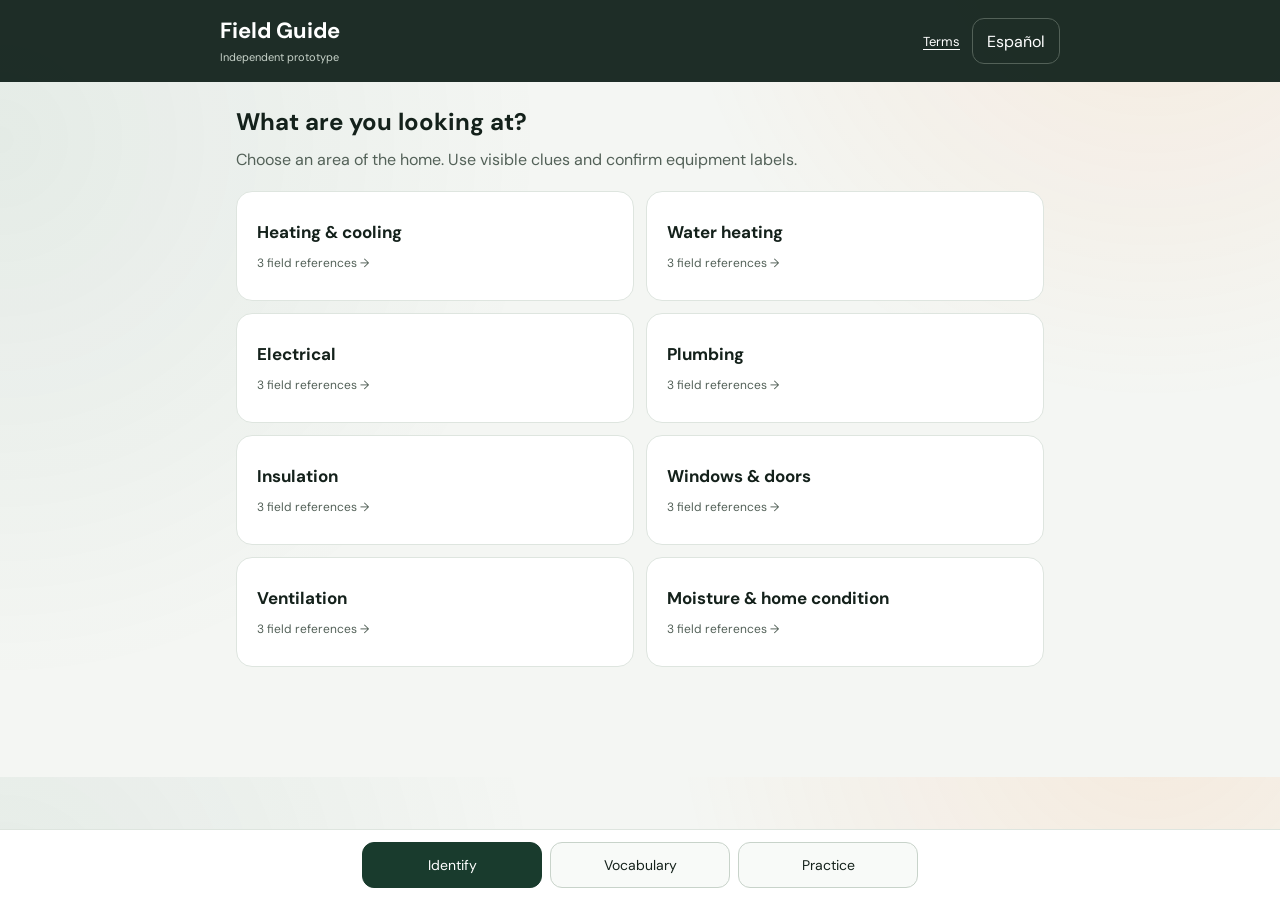
<file: index.html>
<!doctype html><html lang="en"><head><meta charset="utf-8"><meta name="viewport" content="width=device-width,initial-scale=1"><title>Field Guide</title><link rel="preconnect" href="https://fonts.googleapis.com"><link href="https://fonts.googleapis.com/css2?family=DM+Sans:wght@400;500;600;700&family=DM+Mono:wght@400;500&display=swap" rel="stylesheet"><link rel="stylesheet" href="enhance.css?v=13"></head><body><header><div><h1 id="title">Field Guide</h1><small id="provided">Independent prototype</small></div><a id="terms-link" href="./terms.html">Terms</a><button id="language" onclick="toggleLanguage()" aria-label="Change language">Español</button></header><main id="content"></main><nav aria-label="Field Guide"><button id="nav-identify" onclick="setTab('identify')">Identify</button><button id="nav-vocabulary" onclick="setTab('vocabulary')">Vocabulary</button><button id="nav-practice" onclick="setTab('practice')">Practice</button></nav><script>const DATA={"areas": [{"name": ["Heating & cooling", "Calefacción y aire acondicionado"], "items": [{"name": ["Heat pump", "Bomba de calor"], "clues": ["Outdoor unit plus indoor air handler; the label identifies the model. Thermostat settings alone do not confirm equipment type.", "Unidad exterior y manejadora interior; la placa identifica el modelo. El termostato por sí solo no confirma el tipo."]}, {"name": ["Furnace", "Horno de calefacción"], "clues": ["Look for an equipment label and visible fuel connection or electric rating. Record fuel type only when confirmed.", "Busque la placa y una conexión visible de combustible o potencia eléctrica. Anote el combustible solo si está confirmado."]}, {"name": ["Ductless mini-split", "Minisplit sin ductos"], "clues": ["Wall or ceiling indoor heads connected to an outdoor unit. Record each head and outdoor model.", "Unidades interiores de pared o techo conectadas a una unidad exterior. Anote cada unidad y el modelo exterior."]}]}, {"name": ["Water heating", "Calentamiento de agua"], "items": [{"name": ["Tank water heater", "Calentador de agua con tanque"], "clues": ["Storage tank with hot/cold water connections. Record capacity, fuel, model and visible leaks.", "Tanque con conexiones de agua caliente y fría. Anote capacidad, combustible, modelo y fugas visibles."]}, {"name": ["Tankless water heater", "Calentador de agua sin tanque"], "clues": ["Compact unit with water connections. Confirm fuel and model from its label.", "Unidad compacta con conexiones de agua. Confirme combustible y modelo en la placa."]}, {"name": ["Heat pump water heater", "Calentador de agua con bomba de calor"], "clues": ["Storage tank with a fan or heat-pump assembly above it. Confirm the label; note clearance and condensate drain.", "Tanque con ventilador o bomba de calor encima. Confirme la placa; anote espacio libre y drenaje de condensado."]}]}, {"name": ["Electrical", "Electricidad"], "items": [{"name": ["Electrical panel", "Panel eléctrico"], "clues": ["Record the exterior label, visible condition and accessible location. Do not remove the cover or touch wiring.", "Anote la placa exterior, condición visible y ubicación accesible. No quite la tapa ni toque cables."]}, {"name": ["Outlet / receptacle", "Tomacorriente"], "clues": ["Record location and visible cracks, discoloration or missing covers. Appearance does not prove correct wiring.", "Anote ubicación, grietas, decoloración o tapas faltantes. La apariencia no confirma un cableado correcto."]}, {"name": ["GFCI outlet", "Tomacorriente GFCI"], "clues": ["TEST/RESET buttons are a visible clue. Record the label; a qualified person should verify protection.", "Los botones TEST/RESET son una pista visible. Anote la etiqueta; una persona calificada debe verificar la protección."]}]}, {"name": ["Plumbing", "Plomería"], "items": [{"name": ["Supply piping", "Tubería de suministro"], "clues": ["Record visible material, approximate size and leaks. Color alone does not establish pipe material.", "Anote material visible, tamaño aproximado y fugas. El color por sí solo no identifica el material."]}, {"name": ["Drain piping", "Tubería de desagüe"], "clues": ["Record accessible drain and trap locations, material and visible leakage.", "Anote ubicación de desagües y trampas accesibles, material y fugas visibles."]}, {"name": ["Shutoff valve", "Válvula de cierre"], "clues": ["Record its location and which fixture it appears to serve. Do not operate an unfamiliar or damaged valve.", "Anote ubicación y el aparato que parece servir. No opere una válvula desconocida o dañada."]}]}, {"name": ["Insulation", "Aislamiento"], "items": [{"name": ["Batt insulation", "Aislamiento en mantas"], "clues": ["Precut blankets between framing. Record visible thickness, gaps and location without disturbing material.", "Mantas precortadas entre elementos estructurales. Anote grosor visible, huecos y ubicación sin mover el material."]}, {"name": ["Loose-fill insulation", "Aislamiento suelto"], "clues": ["Loose fibers or granules. Record accessible depth and coverage; appearance cannot establish composition or safety.", "Fibras o gránulos sueltos. Anote profundidad accesible y cobertura; la apariencia no confirma composición ni seguridad."]}, {"name": ["Rigid foam", "Espuma rígida"], "clues": ["Board insulation. Record visible markings, thickness, location and uncovered gaps.", "Paneles de aislamiento. Anote marcas visibles, grosor, ubicación y huecos sin cubrir."]}]}, {"name": ["Windows & doors", "Ventanas y puertas"], "items": [{"name": ["Window", "Ventana"], "clues": ["Record frame material, operability, visible glazing layers, condensation and approximate opening size.", "Anote material del marco, funcionamiento, capas visibles de vidrio, condensación y tamaño aproximado."]}, {"name": ["Exterior door", "Puerta exterior"], "clues": ["Record door material, threshold, visible gaps and weatherstripping condition.", "Anote material, umbral, huecos visibles y condición del burlete."]}, {"name": ["Weatherstripping", "Burlete"], "clues": ["Flexible seals along moving window or door edges. Record missing, loose or damaged sections.", "Sellos flexibles en los bordes móviles de puertas o ventanas. Anote partes faltantes, sueltas o dañadas."]}]}, {"name": ["Ventilation", "Ventilación"], "items": [{"name": ["Bathroom exhaust fan", "Extractor de baño"], "clues": ["Ceiling or wall grille with fan. Record location and visible condition; a grille does not confirm outdoor discharge.", "Rejilla de techo o pared con ventilador. Anote ubicación y condición; la rejilla no confirma salida al exterior."]}, {"name": ["Range hood", "Campana extractora"], "clues": ["Hood over cooking equipment. Record model and whether visible ducting is present; do not assume it vents outdoors.", "Campana sobre la cocina. Anote modelo y ductos visibles; no suponga que descarga al exterior."]}, {"name": ["HRV / ERV", "HRV / ERV"], "clues": ["Labeled ventilation unit with multiple ducts. Confirm the model and record accessible filters and location.", "Unidad de ventilación identificada con varios ductos. Confirme modelo y anote filtros accesibles y ubicación."]}]}, {"name": ["Moisture & home condition", "Humedad y condición de la vivienda"], "items": [{"name": ["Water staining", "Manchas de agua"], "clues": ["Record location, size and whether the area appears wet. A stain alone does not identify the source.", "Anote ubicación, tamaño y si parece estar mojada. Una mancha no identifica por sí sola el origen."]}, {"name": ["Condensation", "Condensación"], "clues": ["Visible droplets on glass or surfaces. Record location and conditions; repeated moisture needs evaluation.", "Gotas visibles en vidrio o superficies. Anote ubicación y condiciones; la humedad repetida requiere evaluación."]}, {"name": ["Suspected mold", "Posible moho"], "clues": ["Record visible discoloration without disturbing it. Appearance cannot confirm mold type or health risk.", "Anote decoloración visible sin moverla. La apariencia no confirma el tipo de moho ni el riesgo para la salud."]}]}], "words": [{"en": "Estimate", "es": "Presupuesto", "cat": "Job"}, {"en": "Invoice", "es": "Factura", "cat": "Job"}, {"en": "Deposit", "es": "Anticipo", "cat": "Job"}, {"en": "Labor", "es": "Mano de obra", "cat": "Job"}, {"en": "Materials", "es": "Materiales", "cat": "Job"}, {"en": "Permit", "es": "Permiso", "cat": "Job"}, {"en": "Inspection", "es": "Inspección", "cat": "Job"}, {"en": "Scope of work", "es": "Alcance del trabajo", "cat": "Job"}, {"en": "Measurement", "es": "Medida", "cat": "Job"}, {"en": "Square feet", "es": "Pies cuadrados", "cat": "Job"}, {"en": "Length", "es": "Largo", "cat": "Job"}, {"en": "Width", "es": "Ancho", "cat": "Job"}, {"en": "Height", "es": "Altura", "cat": "Job"}, {"en": "Access", "es": "Acceso", "cat": "Job"}, {"en": "Homeowner", "es": "Propietario de la vivienda", "cat": "Job"}, {"en": "Heat pump", "es": "Bomba de calor", "cat": "HVAC"}, {"en": "Furnace", "es": "Horno de calefacción", "cat": "HVAC"}, {"en": "Air conditioner", "es": "Aire acondicionado", "cat": "HVAC"}, {"en": "Thermostat", "es": "Termostato", "cat": "HVAC"}, {"en": "Air filter", "es": "Filtro de aire", "cat": "HVAC"}, {"en": "Duct", "es": "Ducto", "cat": "HVAC"}, {"en": "Return air", "es": "Aire de retorno", "cat": "HVAC"}, {"en": "Supply air", "es": "Aire de suministro", "cat": "HVAC"}, {"en": "Refrigerant", "es": "Refrigerante", "cat": "HVAC"}, {"en": "Water heater", "es": "Calentador de agua", "cat": "Plumbing"}, {"en": "Shutoff valve", "es": "Válvula de cierre", "cat": "Plumbing"}, {"en": "Drain", "es": "Desagüe", "cat": "Plumbing"}, {"en": "Leak", "es": "Fuga", "cat": "Plumbing"}, {"en": "Faucet", "es": "Grifo / llave", "cat": "Plumbing"}, {"en": "Pipe", "es": "Tubería", "cat": "Plumbing"}, {"en": "Trap", "es": "Trampa de desagüe", "cat": "Plumbing"}, {"en": "Hot water", "es": "Agua caliente", "cat": "Plumbing"}, {"en": "Cold water", "es": "Agua fría", "cat": "Plumbing"}, {"en": "Electrical panel", "es": "Panel eléctrico", "cat": "Electrical"}, {"en": "Circuit breaker", "es": "Interruptor automático / disyuntor", "cat": "Electrical"}, {"en": "Outlet", "es": "Tomacorriente", "cat": "Electrical"}, {"en": "Grounding", "es": "Puesta a tierra", "cat": "Electrical"}, {"en": "Wiring", "es": "Cableado", "cat": "Electrical"}, {"en": "Voltage", "es": "Voltaje", "cat": "Electrical"}, {"en": "Insulation", "es": "Aislamiento", "cat": "Envelope"}, {"en": "Attic", "es": "Ático", "cat": "Envelope"}, {"en": "Crawl space", "es": "Espacio de acceso debajo de la casa", "cat": "Envelope"}, {"en": "Window", "es": "Ventana", "cat": "Envelope"}, {"en": "Door", "es": "Puerta", "cat": "Envelope"}, {"en": "Weatherstripping", "es": "Burlete", "cat": "Envelope"}, {"en": "Air sealing", "es": "Sellado de fugas de aire", "cat": "Envelope"}, {"en": "Ceiling", "es": "Techo interior", "cat": "Envelope"}, {"en": "Roof", "es": "Techo exterior / cubierta", "cat": "Envelope"}, {"en": "Wall", "es": "Pared", "cat": "Envelope"}, {"en": "Foundation", "es": "Cimentación", "cat": "Envelope"}, {"en": "Ventilation", "es": "Ventilación", "cat": "Ventilation"}, {"en": "Exhaust fan", "es": "Extractor de aire", "cat": "Ventilation"}, {"en": "Range hood", "es": "Campana extractora", "cat": "Ventilation"}, {"en": "Moisture", "es": "Humedad", "cat": "Condition"}, {"en": "Condensation", "es": "Condensación", "cat": "Condition"}, {"en": "Water stain", "es": "Mancha de agua", "cat": "Condition"}, {"en": "Damage", "es": "Daño", "cat": "Condition"}, {"en": "Clearance", "es": "Espacio libre", "cat": "Job"}], "phrases": [{"en": "Where is the electrical panel?", "es": "¿Dónde está el panel eléctrico?", "cat": "Phrases"}, {"en": "May I take a photo of the equipment label?", "es": "¿Puedo tomar una foto de la placa del equipo?", "cat": "Phrases"}, {"en": "Is there access to the attic?", "es": "¿Hay acceso al ático?", "cat": "Phrases"}, {"en": "Have you noticed any water leaks?", "es": "¿Ha notado alguna fuga de agua?", "cat": "Phrases"}, {"en": "When did this problem start?", "es": "¿Cuándo empezó este problema?", "cat": "Phrases"}, {"en": "I need to verify the model number.", "es": "Necesito verificar el número de modelo.", "cat": "Phrases"}, {"en": "This estimate includes labor and materials.", "es": "Este presupuesto incluye mano de obra y materiales.", "cat": "Phrases"}, {"en": "A qualified specialist needs to evaluate this.", "es": "Un especialista calificado necesita evaluar esto.", "cat": "Phrases"}, {"en": "Please keep this area clear.", "es": "Por favor, mantenga esta área despejada.", "cat": "Phrases"}, {"en": "We will review the scope before starting.", "es": "Revisaremos el alcance antes de empezar.", "cat": "Phrases"}]};
let lang=0,tab='identify',area=-1,kind='words',filter='',search='',quizIndex=0,answered=false,score=0;
const quiz=[{q:['What does “burlete” mean?','¿Qué significa “weatherstripping”?'],options:[['Weatherstripping','Burlete'],['Water heater','Calentador de agua'],['Circuit breaker','Disyuntor']],correct:0,why:['Weatherstripping seals the moving edges of windows and doors.','El burlete sella los bordes móviles de ventanas y puertas.']},{q:['What is the best source for an equipment model?','¿Dónde se confirma el modelo de un equipo?'],options:[['Its color','Su color'],['The equipment label','La placa del equipo'],['The thermostat setting','El ajuste del termostato']],correct:1,why:['Record the model from the equipment label; appearance alone is not enough.','Anote el modelo de la placa; la apariencia no basta.']},{q:['How do you say “shutoff valve” in Spanish?','¿Cómo se dice “válvula de cierre” en inglés?'],options:[['Desagüe / drain','Drain'],['Filtro / filter','Filter'],['Válvula de cierre / shutoff valve','Shutoff valve']],correct:2,why:['A shutoff valve controls water to a fixture or supply line.','La válvula de cierre controla el agua de un aparato o suministro.']},{q:['Does a water stain prove where a leak started?','¿Una mancha de agua confirma el origen de una fuga?'],options:[['Yes','Sí'],['No; record it and arrange evaluation','No; documéntela y solicite evaluación']],correct:1,why:['Visible staining is a clue, not a confirmed diagnosis.','Una mancha visible es una pista, no un diagnóstico confirmado.']},{q:['What does “mano de obra” mean?','¿Qué significa “labor” en un presupuesto?'],options:[['Materials','Materiales'],['Labor','Mano de obra'],['Deposit','Anticipo']],correct:1,why:['Labor is the work required to complete the job.','La mano de obra es el trabajo necesario para realizar el proyecto.']},{q:['What can you safely record about an electrical panel?','¿Qué puede documentar de un panel eléctrico?'],options:[['Exterior label and visible condition','Placa exterior y condición visible'],['Wiring behind the removed cover','Cables después de quitar la tapa']],correct:0,why:['Keep the cover in place. Electrical evaluation belongs to a qualified specialist.','Mantenga la tapa puesta. La evaluación eléctrica corresponde a un especialista calificado.']}];
const el=id=>document.getElementById(id),t=(en,es)=>lang?es:en,esc=s=>String(s).replace(/[&<>"']/g,c=>({'&':'&amp;','<':'&lt;','>':'&gt;','"':'&quot;',"'":'&#39;'}[c]));
function normalize(s){return s.normalize('NFD').replace(/[\u0300-\u036f]/g,'').toLowerCase()}
function matchingWords(query,category,collection=kind){return DATA[collection].filter(w=>(!category||w.cat===category)&&normalize(w.en+' '+w.es).includes(normalize(query)))}
function toggleLanguage(){lang=1-lang;try{localStorage.setItem('lb-guide-language',String(lang))}catch(e){}render()}
function setTab(next){tab=next;render()}
function chooseArea(i){area=i;render()}
function render(){el('terms-link').textContent=t('Terms','Condiciones');document.documentElement.lang=lang?'es':'en';el('title').textContent=t('Field Guide','Guía de Campo');el('provided').textContent=t('Independent prototype','Prototipo independiente');el('language').textContent=lang?'English':'Español';['identify','vocabulary','practice'].forEach((v,i)=>{el('nav-'+v).textContent=[['Identify','Identificar'],['Vocabulary','Vocabulario'],['Practice','Practicar']][i][lang];el('nav-'+v).setAttribute('aria-current',tab===v?'page':'false')});if(tab==='identify')renderIdentify();if(tab==='vocabulary')renderVocabulary();if(tab==='practice')renderPractice()}
function renderIdentify(){el('content').innerHTML=area<0?`<h2>${t('What are you looking at?','¿Qué está observando?')}</h2><p>${t('Choose an area of the home. Use visible clues and confirm equipment labels.','Elija un área de la vivienda. Use pistas visibles y confirme las placas del equipo.')}</p><div class="grid">${DATA.areas.map((a,i)=>`<button class="card choice" onclick="chooseArea(${i})">${esc(a.name[lang])}<span>${a.items.length} ${t('field references','referencias de campo')} →</span></button>`).join('')}</div>`:`<button class="back" onclick="chooseArea(-1)">← ${t('All home areas','Todas las áreas')}</button><h2>${esc(DATA.areas[area].name[lang])}</h2><p>${t('Visible clues help you describe what you see. They do not confirm performance or safety.','Las pistas visibles ayudan a describir lo observado. No confirman funcionamiento ni seguridad.')}</p>${DATA.areas[area].items.map(a=>`<article class="card"><h3>${esc(a.name[lang])}</h3><div class="translation">${esc(a.name[1-lang])}</div><p>${esc(a.clues[lang])}</p><strong>${t('Record in the field','Documente en campo')}</strong><p>${t('Location · label/model · measurements · visible condition · photo with permission','Ubicación · placa/modelo · medidas · condición visible · foto con permiso')}</p></article>`).join('')}`}
function renderVocabulary(){el('content').innerHTML=`<h2>${t('Words for the field','Palabras para el campo')}</h2><p>${t('English and Spanish, side by side. Regional terms may vary.','Inglés y español, lado a lado. Los términos pueden variar según la región.')}</p><div class="controls"><button aria-pressed="${kind==='words'}" onclick="changeKind('words')">${t('Words','Palabras')}</button><button aria-pressed="${kind==='phrases'}" onclick="changeKind('phrases')">${t('Useful phrases','Frases útiles')}</button></div><label for="search">${t('Search either language','Buscar en ambos idiomas')}</label><input id="search" type="search" value="${esc(search)}" placeholder="${t('Try: valve, attic, fuga…','Ejemplo: valve, ático, fuga…')}" oninput="search=this.value;renderWordList()"><label for="category">${t('Category','Categoría')}</label><select id="category" onchange="filter=this.value;renderWordList()"><option value="">${t('All categories','Todas las categorías')}</option>${[...new Set(DATA[kind].map(w=>w.cat))].map(c=>`<option value="${c}" ${filter===c?'selected':''}>${({Job:['Job & measurements','Trabajo y medidas'],HVAC:['Heating & cooling','Calefacción y aire'],Plumbing:['Plumbing','Plomería'],Electrical:['Electrical','Electricidad'],Envelope:['Home exterior & insulation','Envolvente y aislamiento'],Ventilation:['Ventilation','Ventilación'],Condition:['Home condition','Condición de vivienda'],Phrases:['Useful phrases','Frases útiles']}[c])[lang]}</option>`).join('')}</select><div id="word-count" role="status"></div><div id="word-list"></div>`;renderWordList()}
function changeKind(v){kind=v;filter='';renderVocabulary()}
function renderWordList(){const rows=matchingWords(search,filter);el('word-count').textContent=rows.length+' '+t('results','resultados');el('word-list').innerHTML=rows.length?rows.map(w=>`<article class="card word"><div lang="en"><small>ENGLISH</small><h3>${esc(w.en)}</h3></div><div lang="es"><small>ESPAÑOL</small><h3>${esc(w.es)}</h3></div></article>`).join(''):`<p>${t('No matches. Try another word or choose all categories.','Sin resultados. Pruebe otra palabra o todas las categorías.')}</p>`}
function renderPractice(){if(quizIndex>=quiz.length){el('content').innerHTML=`<h2>${t('Practice complete','Práctica completada')}</h2><article class="card"><h3>${score} / ${quiz.length}</h3><p>${t('Use these references to keep learning. This practice is not a certification.','Use estas referencias para seguir aprendiendo. Esta práctica no es una certificación.')}</p><button class="primary" onclick="restartQuiz()">${t('Practice again','Practicar de nuevo')}</button></article>`;return}const q=quiz[quizIndex];el('content').innerHTML=`<h2>${t('Quick field practice','Práctica rápida de campo')}</h2><p>${t('Question','Pregunta')} ${quizIndex+1} / ${quiz.length}</p><article class="card"><h3>${esc(q.q[lang])}</h3><div class="answers">${q.options.map((o,i)=>`<button ${answered?'disabled':''} onclick="answerQuiz(${i})">${esc(o[lang])}</button>`).join('')}</div><div id="feedback" role="status">${answered?esc(q.why[lang]):''}</div><button class="primary" id="next" ${answered?'':'disabled'} onclick="nextQuiz()">${t('Next','Siguiente')} →</button></article>`}
function answerQuiz(i){if(answered||quizIndex>=quiz.length)return;answered=true;const correct=i===quiz[quizIndex].correct;if(correct)score++;renderPractice();el('feedback').textContent=t(correct?'Correct. ':'Keep learning. ',correct?'Correcto. ':'Siga aprendiendo. ')+quiz[quizIndex].why[lang]}
function nextQuiz(){if(!answered)return;quizIndex++;answered=false;renderPractice()}
function restartQuiz(){quizIndex=0;score=0;answered=false;renderPractice()}
try{lang=localStorage.getItem('lb-guide-language')==='1'?1:0}catch(e){}render();</script><script src="enhance.js?v=12"></script></body></html>
</file>
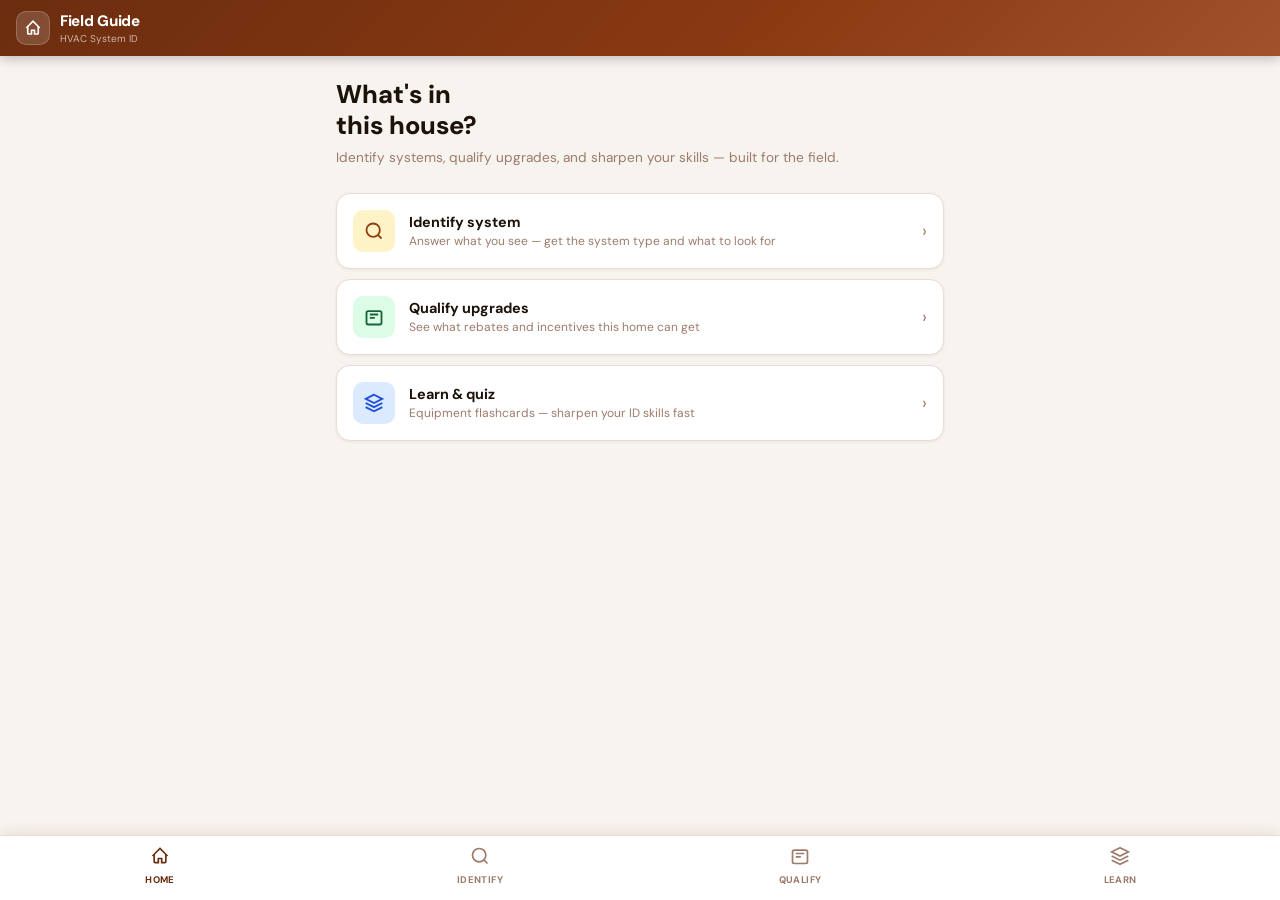
<file: field guide.html>
<!DOCTYPE html>
<html lang="en">
<head>
<meta charset="UTF-8">
<meta name="viewport" content="width=device-width, initial-scale=1.0, maximum-scale=1.0">
<title>Field Guide — HVAC System ID</title>
<link href="https://fonts.googleapis.com/css2?family=DM+Sans:wght@400;500;600;700;800&family=DM+Mono:wght@400;500&display=swap" rel="stylesheet">
<style>
:root{
  --brand:#6B2D0F;--brand-mid:#8B3A12;--brand-light:#A0522D;
  --accent:#E87A2A;--accent-light:#F59E0B;
  --bg:#F7F3EF;--surface:#FFF;--surface2:#FDF8F4;
  --border:#E8DDD4;--border-dark:#D4C4B0;
  --text:#1C1209;--text2:#5C4033;--text3:#9C7B6B;
  --green:#16A34A;--green-bg:#DCFCE7;--green-dark:#166534;
  --red:#DC2626;--red-bg:#FEE2E2;--red-dark:#991B1B;
  --yellow:#D97706;--yellow-bg:#FEF3C7;--yellow-dark:#92400E;
  --blue:#1D4ED8;--blue-bg:#DBEAFE;
  --gray:#6B7280;--gray-bg:#F3F4F6;
  --sh-sm:0 1px 3px rgba(107,45,15,.08);
  --sh:0 4px 12px rgba(107,45,15,.12);
  --sh-lg:0 12px 32px rgba(107,45,15,.18);
  --r:10px;--rl:14px;
}
*{box-sizing:border-box;margin:0;padding:0;-webkit-tap-highlight-color:transparent}
body{font-family:'DM Sans',sans-serif;background:var(--bg);color:var(--text);min-height:100vh;font-size:14px;padding-bottom:80px}

.topbar{background:linear-gradient(135deg,var(--brand) 0%,var(--brand-mid) 60%,var(--brand-light) 100%);
  color:#fff;padding:env(safe-area-inset-top,0px) 16px 0;min-height:56px;display:flex;align-items:center;
  justify-content:space-between;box-shadow:0 2px 12px rgba(0,0,0,.25);position:sticky;top:0;z-index:50}
.topbar-brand{display:flex;align-items:center;gap:10px}
.topbar-icon{width:34px;height:34px;background:rgba(255,255,255,.15);border-radius:10px;
  display:flex;align-items:center;justify-content:center;border:1px solid rgba(255,255,255,.2);flex-shrink:0}
.topbar-title{font-size:.95rem;font-weight:800;letter-spacing:-.02em}
.topbar-sub{font-size:.62rem;opacity:.65;margin-top:1px}
.mode-label{font-size:.75rem;font-weight:600;opacity:.8}

.screen{display:none;max-width:640px;margin:0 auto;padding:20px 16px}
.screen.active{display:block}

.home-title{font-size:1.6rem;font-weight:800;line-height:1.2;margin-bottom:6px;color:var(--text)}
.home-sub{font-size:.85rem;color:var(--text3);margin-bottom:24px;line-height:1.6}

.mode-cards{display:flex;flex-direction:column;gap:10px}
.mode-card{background:var(--surface);border:1.5px solid var(--border);border-radius:var(--rl);
  padding:16px;cursor:pointer;transition:all .18s;display:flex;align-items:center;gap:14px;
  box-shadow:var(--sh-sm)}
.mode-card:hover{border-color:var(--accent);box-shadow:var(--sh)}
.mode-card:active{background:var(--surface2)}
.mode-icon{width:42px;height:42px;border-radius:10px;display:flex;align-items:center;justify-content:center;flex-shrink:0}
.mode-icon.id{background:var(--yellow-bg);color:var(--yellow-dark)}
.mode-icon.qualify{background:var(--green-bg);color:var(--green-dark)}
.mode-icon.learn{background:var(--blue-bg);color:var(--blue)}
.mode-title{font-size:.9rem;font-weight:700;margin-bottom:2px;color:var(--text)}
.mode-desc{font-size:.75rem;color:var(--text3);line-height:1.4}
.mode-arrow{margin-left:auto;color:var(--text3);font-size:1.1rem;flex-shrink:0}

.screen-header{display:flex;align-items:center;gap:12px;margin-bottom:20px}
.back-btn{background:var(--surface);border:1.5px solid var(--border);border-radius:var(--r);
  width:36px;height:36px;display:flex;align-items:center;justify-content:center;cursor:pointer;
  font-size:1rem;color:var(--text2);flex-shrink:0;box-shadow:var(--sh-sm)}
.back-btn:hover{border-color:var(--accent);color:var(--brand)}
.screen-title{font-size:1rem;font-weight:800;color:var(--text)}

.step-indicator{font-size:.7rem;font-weight:700;color:var(--text3);margin-bottom:14px;
  font-family:'DM Mono',monospace;text-transform:uppercase;letter-spacing:.06em}

.question-card{background:var(--surface);border:1.5px solid var(--border);border-radius:var(--rl);
  padding:20px;margin-bottom:14px;box-shadow:var(--sh-sm)}
.question-text{font-size:1rem;font-weight:700;line-height:1.5;margin-bottom:8px;color:var(--text)}
.question-hint{font-size:.75rem;color:var(--text3);margin-bottom:18px;line-height:1.6;
  background:var(--surface2);border-radius:8px;padding:8px 10px;border-left:3px solid var(--border-dark)}

.answer-btns{display:flex;flex-direction:column;gap:8px}
.ans-btn{background:var(--surface2);border:1.5px solid var(--border);border-radius:var(--r);
  padding:14px 16px;color:var(--text);font-size:.9rem;font-family:'DM Sans',sans-serif;font-weight:600;
  cursor:pointer;text-align:left;transition:all .12s;display:flex;align-items:center;gap:10px}
.ans-btn:active{transform:scale(.98)}
.ans-btn.yes{border-color:var(--green);color:var(--green-dark);background:var(--green-bg)}
.ans-btn.yes:hover{background:#bbf7d0}
.ans-btn.no{border-color:var(--red);color:var(--red-dark);background:var(--red-bg)}
.ans-btn.no:hover{background:#fecaca}

.result-card{background:var(--surface);border:1.5px solid var(--border);border-radius:var(--rl);
  padding:20px;margin-bottom:12px;box-shadow:var(--sh-sm)}
.result-badge{display:inline-flex;align-items:center;padding:3px 10px;border-radius:99px;
  font-size:.65rem;font-weight:700;text-transform:uppercase;letter-spacing:.05em;margin-bottom:12px}
.result-badge.gas{background:var(--yellow-bg);color:var(--yellow-dark)}
.result-badge.electric{background:var(--blue-bg);color:var(--blue)}
.result-badge.heatpump{background:var(--green-bg);color:var(--green-dark)}
.result-badge.dual{background:#FEF3C7;color:var(--yellow-dark)}

.result-name{font-size:1.3rem;font-weight:800;margin-bottom:8px;color:var(--text)}
.result-desc{font-size:.82rem;color:var(--text2);line-height:1.6;margin-bottom:18px;
  padding-bottom:16px;border-bottom:1.5px solid var(--border)}
.clues-title{font-size:.65rem;font-weight:800;color:var(--brand);text-transform:uppercase;
  letter-spacing:.07em;margin-bottom:10px}
.clue-item{display:flex;gap:10px;margin-bottom:9px;align-items:flex-start}
.clue-dot{width:6px;height:6px;border-radius:50%;background:var(--accent);flex-shrink:0;margin-top:5px}
.clue-text{font-size:.82rem;line-height:1.5;color:var(--text)}

.illustration{background:var(--surface2);border:1.5px solid var(--border);border-radius:var(--r);
  padding:16px;margin-bottom:16px;display:flex;align-items:center;justify-content:center}

.restart-btn{width:100%;padding:13px;background:var(--surface);border:1.5px solid var(--border-dark);
  border-radius:var(--r);color:var(--text2);font-family:'DM Sans',sans-serif;font-size:.85rem;
  font-weight:700;cursor:pointer;margin-top:8px;transition:all .15s}
.restart-btn:hover{border-color:var(--accent);color:var(--brand)}

.qualify-row{margin-bottom:18px}
.qualify-label{font-size:.65rem;font-weight:800;color:var(--brand);text-transform:uppercase;
  letter-spacing:.07em;margin-bottom:8px}
.qualify-opts{display:flex;flex-wrap:wrap;gap:7px}
.qualify-chip{background:var(--surface);border:1.5px solid var(--border);border-radius:99px;
  padding:7px 14px;font-size:.78rem;font-weight:600;cursor:pointer;transition:all .12s;
  color:var(--text2);font-family:'DM Sans',sans-serif}
.qualify-chip:hover{border-color:var(--accent);color:var(--brand)}
.qualify-chip.selected{background:var(--brand);color:#fff;border-color:var(--brand)}

.calc-btn{width:100%;padding:15px;background:var(--accent);border:none;border-radius:var(--r);
  color:#fff;font-family:'DM Sans',sans-serif;font-size:.9rem;font-weight:700;cursor:pointer;
  margin-top:4px;transition:background .15s;box-shadow:0 4px 12px rgba(232,122,42,.3)}
.calc-btn:hover{background:#d46b1a}
.calc-btn:active{transform:scale(.98)}

.rebate-result{margin-top:18px;display:flex;flex-direction:column;gap:8px}
.rebate-item{background:var(--surface);border:1.5px solid var(--border);border-radius:var(--r);
  padding:14px;display:flex;justify-content:space-between;align-items:center;box-shadow:var(--sh-sm)}
.rebate-name{font-size:.85rem;font-weight:700;margin-bottom:3px;color:var(--text)}
.rebate-note{font-size:.7rem;color:var(--text3)}
.rebate-amt{font-size:1rem;font-weight:800;color:var(--green-dark);white-space:nowrap;margin-left:12px}
.rebate-total{background:var(--green-bg);border:1.5px solid var(--green);border-radius:var(--r);
  padding:14px;display:flex;justify-content:space-between;align-items:center}
.rebate-total-label{font-size:.78rem;color:var(--green-dark);font-weight:700}
.rebate-total-amt{font-size:1.2rem;font-weight:800;color:var(--green-dark)}
.rebate-disclaimer{font-size:.68rem;color:var(--text3);line-height:1.5;padding:8px 0}

.quiz-img{background:var(--surface2);border:1.5px solid var(--border);border-radius:var(--r);
  margin-bottom:14px;display:flex;align-items:center;justify-content:center;min-height:160px;padding:16px}
.quiz-question{font-size:.95rem;font-weight:700;line-height:1.5;margin-bottom:14px;color:var(--text)}
.quiz-opts{display:flex;flex-direction:column;gap:8px;margin-bottom:12px}
.quiz-opt{background:var(--surface);border:1.5px solid var(--border);border-radius:var(--r);
  padding:13px 16px;font-size:.85rem;font-family:'DM Sans',sans-serif;font-weight:600;
  cursor:pointer;text-align:left;color:var(--text);transition:all .12s}
.quiz-opt:hover{border-color:var(--accent);color:var(--brand)}
.quiz-opt.correct{background:var(--green-bg);border-color:var(--green);color:var(--green-dark)}
.quiz-opt.wrong{background:var(--red-bg);border-color:var(--red);color:var(--red-dark)}

.quiz-feedback{background:var(--surface2);border:1.5px solid var(--border-dark);border-left:4px solid var(--accent);
  border-radius:var(--r);padding:14px;font-size:.82rem;line-height:1.6;color:var(--text2);
  margin-bottom:12px;display:none}
.quiz-feedback.show{display:block}

.next-btn{width:100%;padding:13px;background:var(--brand);border:none;border-radius:var(--r);
  color:#fff;font-family:'DM Sans',sans-serif;font-size:.88rem;font-weight:700;cursor:pointer;
  display:none;transition:background .15s}
.next-btn.show{display:block}
.next-btn:hover{background:var(--brand-mid)}

.score-card{background:var(--surface);border:1.5px solid var(--border);border-radius:var(--rl);
  padding:32px 20px;text-align:center;margin-bottom:14px;box-shadow:var(--sh-sm)}
.score-num{font-size:3.5rem;font-weight:800;color:var(--brand);font-family:'DM Mono',monospace;line-height:1}
.score-label{font-size:.78rem;color:var(--text3);margin-top:4px;margin-bottom:16px;font-weight:600}
.score-msg{font-size:.88rem;line-height:1.6;color:var(--text2)}

.bottomnav{position:fixed;bottom:0;left:0;right:0;background:var(--surface);
  border-top:1.5px solid var(--border);display:flex;z-index:100;
  box-shadow:0 -4px 12px rgba(107,45,15,.08)}
.nav-btn{flex:1;padding:10px 8px 14px;display:flex;flex-direction:column;align-items:center;gap:3px;
  cursor:pointer;border:none;background:none;color:var(--text3);font-family:'DM Sans',sans-serif;
  font-size:.6rem;font-weight:700;letter-spacing:.04em;text-transform:uppercase;transition:color .12s}
.nav-btn.active{color:var(--brand)}
.nav-icon{font-size:1.1rem;line-height:1}
.nav-btn.active .nav-icon svg{stroke:var(--brand)}

.dsec{font-size:.65rem;font-weight:800;color:var(--brand);text-transform:uppercase;
  letter-spacing:.07em;margin-bottom:10px;padding-bottom:6px;border-bottom:2px solid var(--border)}
</style>
</head>
<body>

<div class="topbar">
  <div class="topbar-brand">
    <div class="topbar-icon">
      <svg viewBox="0 0 24 24" fill="none" stroke="#fff" stroke-width="2.2" width="18" height="18">
        <path d="M3 12L12 3l9 9"/><path d="M5 10v9a1 1 0 001 1h4v-5h4v5h4a1 1 0 001-1v-9"/>
      </svg>
    </div>
    <div>
      <div class="topbar-title">Field Guide</div>
      <div class="topbar-sub" id="mode-label">HVAC System ID</div>
    </div>
  </div>
</div>

<div class="screen active" id="screen-home">
  <div style="padding-top:4px">
    <div class="home-title">What's in<br>this house?</div>
    <div class="home-sub">Identify systems, qualify upgrades, and sharpen your skills — built for the field.</div>
    <div class="mode-cards">
      <div class="mode-card" onclick="showScreen('screen-id')">
        <div class="mode-icon id">
          <svg width="20" height="20" viewBox="0 0 24 24" fill="none" stroke="currentColor" stroke-width="2.2"><circle cx="11" cy="11" r="8"/><path d="M21 21l-4.35-4.35"/></svg>
        </div>
        <div style="flex:1">
          <div class="mode-title">Identify system</div>
          <div class="mode-desc">Answer what you see — get the system type and what to look for</div>
        </div>
        <div class="mode-arrow">›</div>
      </div>
      <div class="mode-card" onclick="showScreen('screen-qualify')">
        <div class="mode-icon qualify">
          <svg width="20" height="20" viewBox="0 0 24 24" fill="none" stroke="currentColor" stroke-width="2.2"><rect x="3" y="5" width="18" height="16" rx="2"/><path d="M7 9h10M7 13h6"/></svg>
        </div>
        <div style="flex:1">
          <div class="mode-title">Qualify upgrades</div>
          <div class="mode-desc">See what rebates and incentives this home can get</div>
        </div>
        <div class="mode-arrow">›</div>
      </div>
      <div class="mode-card" onclick="startQuiz()">
        <div class="mode-icon learn">
          <svg width="20" height="20" viewBox="0 0 24 24" fill="none" stroke="currentColor" stroke-width="2.2"><path d="M12 2L2 7l10 5 10-5-10-5z"/><path d="M2 17l10 5 10-5"/><path d="M2 12l10 5 10-5"/></svg>
        </div>
        <div style="flex:1">
          <div class="mode-title">Learn &amp; quiz</div>
          <div class="mode-desc">Equipment flashcards — sharpen your ID skills fast</div>
        </div>
        <div class="mode-arrow">›</div>
      </div>
    </div>
  </div>
</div>

<div class="screen" id="screen-id">
  <div class="screen-header">
    <div class="back-btn" onclick="showScreen('screen-home')">‹</div>
    <div class="screen-title">Identify system</div>
  </div>
  <div id="id-content"></div>
</div>

<div class="screen" id="screen-qualify">
  <div class="screen-header">
    <div class="back-btn" onclick="showScreen('screen-home')">‹</div>
    <div class="screen-title">Qualify upgrades</div>
  </div>
  <div id="qualify-content"></div>
</div>

<div class="screen" id="screen-learn">
  <div class="screen-header">
    <div class="back-btn" onclick="showScreen('screen-home')">‹</div>
    <div class="screen-title">Learn &amp; quiz</div>
  </div>
  <div id="learn-content"></div>
</div>

<nav class="bottomnav">
  <button class="nav-btn active" onclick="showScreen('screen-home')" id="nav-home">
    <span class="nav-icon"><svg width="20" height="20" viewBox="0 0 24 24" fill="none" stroke="currentColor" stroke-width="2"><path d="M3 12L12 3l9 9"/><path d="M5 10v9a1 1 0 001 1h4v-5h4v5h4a1 1 0 001-1v-9"/></svg></span>
    Home
  </button>
  <button class="nav-btn" onclick="showScreen('screen-id')" id="nav-id">
    <span class="nav-icon"><svg width="20" height="20" viewBox="0 0 24 24" fill="none" stroke="currentColor" stroke-width="2"><circle cx="11" cy="11" r="8"/><path d="M21 21l-4.35-4.35"/></svg></span>
    Identify
  </button>
  <button class="nav-btn" onclick="showScreen('screen-qualify')" id="nav-qualify">
    <span class="nav-icon"><svg width="20" height="20" viewBox="0 0 24 24" fill="none" stroke="currentColor" stroke-width="2"><rect x="3" y="5" width="18" height="16" rx="2"/><path d="M7 9h10M7 13h6"/></svg></span>
    Qualify
  </button>
  <button class="nav-btn" onclick="startQuiz()" id="nav-learn">
    <span class="nav-icon"><svg width="20" height="20" viewBox="0 0 24 24" fill="none" stroke="currentColor" stroke-width="2"><path d="M12 2L2 7l10 5 10-5-10-5z"/><path d="M2 17l10 5 10-5"/><path d="M2 12l10 5 10-5"/></svg></span>
    Learn
  </button>
</nav>

<script>
const screens=['screen-home','screen-id','screen-qualify','screen-learn'];
const navIds=['nav-home','nav-id','nav-qualify','nav-learn'];
const modeLabels=['HVAC System ID','Identify System','Qualify Upgrades','Learn & Quiz'];

function showScreen(id){
  screens.forEach((s,i)=>{
    document.getElementById(s).classList.toggle('active',s===id);
    document.getElementById(navIds[i]).classList.toggle('active',s===id);
  });
  const idx=screens.indexOf(id);
  document.getElementById('mode-label').textContent=modeLabels[idx]||'';
  if(id==='screen-id') initID();
  if(id==='screen-qualify') initQualify();
}

// ── IDENTIFY DECISION TREE ──────────────────────────────────
const idTree=[
  {id:0,q:"Is there an outdoor unit — a metal box with a fan on top — outside the home?",hint:"Look on a concrete pad or wall bracket outside. Heat pumps and AC both have one. Furnace-only homes may have nothing outside.",yes:1,no:4},
  {id:1,q:"Set the thermostat to HEAT. Does the outdoor unit turn on within 2–3 minutes?",hint:"A heat pump runs the outdoor unit in both heat and cool mode. A standard AC stays silent when heating.",yes:2,no:3},
  {id:2,q:"Does the thermostat show 'Em Heat', 'Aux Heat', or 'Emergency Heat' anywhere?",hint:"Check all screens and menus on digital thermostats. This setting is exclusive to heat pump systems.",yes:'result-heatpump',no:'result-heatpump'},
  {id:3,q:"Does the thermostat show 'Em Heat', 'Aux Heat', or 'Emergency Heat'?",hint:"Even if the outdoor unit didn't run, some heat pumps have this option as a backup.",yes:'result-heatpump',no:'result-central-ac'},
  {id:4,q:"Is there a large metal cabinet inside — in a basement, closet, or utility room?",hint:"This is your furnace or air handler. Look for ductwork connected to it. No cabinet may mean baseboard or radiant heat.",yes:5,no:'result-baseboard'},
  {id:5,q:"Is there a flue pipe or PVC vent pipe coming out of the top or side, going to the outside?",hint:"Gas units MUST vent combustion gases — look for a round metal pipe or 1–2 white PVC pipes. Electric units have NO vent pipe at all.",yes:6,no:7},
  {id:6,q:"Can you see a small viewing window on the front with a blue flame glowing inside?",hint:"The burner flame is blue when running. You may also hear the gas igniter click on.",yes:'result-gas',no:'result-gas'},
  {id:7,q:"Is there only heavy electrical conduit running into the unit — no gas pipe at all?",hint:"Trace every line entering the cabinet. A gas pipe is usually black iron or yellow-coated. Electric units have only conduit.",yes:'result-electric',no:'result-dual'}
];

const idResults={
  'result-heatpump':{badge:'heatpump',label:'Heat pump',name:'Heat pump system',
    desc:'Uses electricity to move heat in both directions — cools in summer, heats in winter. More efficient than electric resistance heat in mild climates like Oregon.',
    clues:['Outdoor unit runs in both heat and cool mode','Thermostat has Em Heat or Aux Heat setting','No flue or vent pipe on the indoor unit','Model plate may say "HP" or list an HSPF rating','Brass refrigerant lines run between indoor and outdoor units'],
    svg:drawHeatPump('#1D4ED8','#DBEAFE')},
  'result-gas':{badge:'gas',label:'Gas furnace',name:'Gas furnace',
    desc:'Burns natural gas or propane to generate heat, distributed through ducts. Most common system in Oregon homes.',
    clues:['Flue pipe exits through roof or exterior wall','Blue burner flame visible through small window when running','Gas line (black iron or yellow-coated) enters cabinet','Outdoor unit is AC only — stays off in heat mode','Label or sticker on cabinet says "natural gas" or "propane"'],
    svg:drawGasFurnace('#D97706','#FEF3C7')},
  'result-electric':{badge:'electric',label:'Electric furnace',name:'Electric furnace',
    desc:'Uses electric resistance coils to generate heat. No combustion, no flue pipe. Less efficient than a heat pump — often a good upgrade candidate.',
    clues:['No flue or vent pipe — unit is fully self-contained','Only electrical conduit enters the cabinet','No gas meter or gas line anywhere on the property','Outdoor unit is cooling only, or there is no outdoor unit','Higher winter electric bills than a heat pump would produce'],
    svg:drawElectric('#1D4ED8','#DBEAFE')},
  'result-dual':{badge:'dual',label:'Dual fuel',name:'Dual fuel (hybrid) system',
    desc:'A heat pump handles mild weather; a gas furnace kicks in when temps drop. You will see both a flue pipe and an outdoor unit that runs in heat mode.',
    clues:['Both a gas furnace indoors AND a heat pump outdoor unit','Thermostat may show heat pump and gas modes separately','Flue pipe present on indoor unit','Outdoor unit runs in heat mode during mild weather','Gas line enters the indoor cabinet'],
    svg:drawHeatPump('#16A34A','#DCFCE7')},
  'result-central-ac':{badge:'electric',label:'AC + separate heat',name:'Central AC with separate heat source',
    desc:'The outdoor unit is cooling only. Heat comes from a separate indoor system. Go back to the indoor unit and check for a flue pipe (gas) or conduit only (electric).',
    clues:['Outdoor unit does NOT run in heat mode','No Em Heat or Aux Heat on thermostat','Indoor unit may be gas furnace or electric air handler','Run the indoor unit ID steps to confirm heat source'],
    svg:drawElectric('#6B7280','#F3F4F6')},
  'result-baseboard':{badge:'electric',label:'Baseboard / radiant',name:'Electric baseboard or radiant heat',
    desc:'No central system. Individual electric heaters in each room — no ductwork. Often found in older Oregon homes and rentals.',
    clues:['Long metal heater units along the base of walls in each room','Each room may have its own individual thermostat','No ductwork, no central air handler anywhere','No outdoor unit','All-electric home — no gas service typically present'],
    svg:drawBaseboard()}
};

let idStep=0;

function initID(){idStep=0;renderIDStep();}

function renderIDStep(){
  const node=idTree[idStep];
  document.getElementById('id-content').innerHTML=`
    <div class="step-indicator">Step ${idStep+1} of up to ${idTree.length}</div>
    <div class="question-card">
      <div class="question-text">${node.q}</div>
      <div class="question-hint">${node.hint}</div>
      <div class="answer-btns">
        <button class="ans-btn yes" onclick="answerID(true)">
          <svg width="16" height="16" viewBox="0 0 24 24" fill="none" stroke="currentColor" stroke-width="2.5"><polyline points="20 6 9 17 4 12"/></svg>
          Yes
        </button>
        <button class="ans-btn no" onclick="answerID(false)">
          <svg width="16" height="16" viewBox="0 0 24 24" fill="none" stroke="currentColor" stroke-width="2.5"><line x1="18" y1="6" x2="6" y2="18"/><line x1="6" y1="6" x2="18" y2="18"/></svg>
          No
        </button>
      </div>
    </div>`;
}

function answerID(yes){
  const node=idTree[idStep];
  const next=yes?node.yes:node.no;
  if(typeof next==='string'){showIDResult(next);}
  else{idStep=next;renderIDStep();}
}

function showIDResult(key){
  const r=idResults[key];
  document.getElementById('id-content').innerHTML=`
    <div class="result-card">
      <div class="result-badge ${r.badge}">${r.label}</div>
      <div class="result-name">${r.name}</div>
      <div class="result-desc">${r.desc}</div>
      <div class="illustration">${r.svg}</div>
      <div class="clues-title">What to look for on-site</div>
      ${r.clues.map(c=>`<div class="clue-item"><div class="clue-dot"></div><div class="clue-text">${c}</div></div>`).join('')}
    </div>
    <button class="restart-btn" onclick="initID()">Start over</button>`;
}

// ── SVG ILLUSTRATIONS ────────────────────────────────────────
function drawGasFurnace(stroke,fill){
  return `<svg width="200" height="160" viewBox="0 0 200 160" fill="none" xmlns="http://www.w3.org/2000/svg">
    <rect x="55" y="25" width="90" height="115" rx="6" fill="#FDF8F4" stroke="#D4C4B0" stroke-width="1.5"/>
    <rect x="68" y="36" width="64" height="40" rx="4" fill="${fill}" stroke="${stroke}" stroke-width="1"/>
    <circle cx="100" cy="56" r="11" fill="${fill}" stroke="${stroke}" stroke-width="1"/>
    <path d="M93 56 Q100 45 107 56 Q100 52 93 56Z" fill="${stroke}"/>
    <rect x="68" y="84" width="64" height="7" rx="2" fill="#E8DDD4"/>
    <rect x="68" y="97" width="64" height="7" rx="2" fill="#E8DDD4"/>
    <rect x="68" y="110" width="64" height="7" rx="2" fill="#E8DDD4"/>
    <rect x="92" y="10" width="9" height="17" rx="3" fill="#9C7B6B" stroke="#D4C4B0" stroke-width="1"/>
    <rect x="96" y="5" width="8" height="7" rx="1" fill="#6B2D0F"/>
    <text x="100" y="154" text-anchor="middle" fill="${stroke}" font-size="9" font-family="DM Sans,sans-serif" font-weight="700">flue pipe = gas system</text>
  </svg>`;
}

function drawHeatPump(stroke,fill){
  return `<svg width="200" height="160" viewBox="0 0 200 160" fill="none" xmlns="http://www.w3.org/2000/svg">
    <rect x="8" y="38" width="72" height="92" rx="6" fill="#FDF8F4" stroke="#D4C4B0" stroke-width="1.5"/>
    <circle cx="44" cy="78" r="24" fill="${fill}" stroke="${stroke}" stroke-width="1.5"/>
    <path d="M28 78 Q44 56 60 78 Q44 70 28 78Z" fill="${stroke}" opacity=".7"/>
    <rect x="13" y="112" width="62" height="8" rx="2" fill="${fill}" stroke="${stroke}" stroke-width="1"/>
    <text x="44" y="148" text-anchor="middle" fill="${stroke}" font-size="8" font-family="DM Sans,sans-serif" font-weight="700">outdoor unit</text>
    <rect x="122" y="18" width="70" height="118" rx="6" fill="#FDF8F4" stroke="#D4C4B0" stroke-width="1.5"/>
    <rect x="130" y="28" width="54" height="48" rx="3" fill="${fill}" stroke="${stroke}" stroke-width="1"/>
    <rect x="130" y="84" width="54" height="7" rx="2" fill="#E8DDD4"/>
    <rect x="130" y="97" width="54" height="7" rx="2" fill="#E8DDD4"/>
    <rect x="130" y="110" width="54" height="7" rx="2" fill="#E8DDD4"/>
    <path d="M80 82 Q100 76 122 72" stroke="${stroke}" stroke-width="1.5" stroke-dasharray="5 3"/>
    <path d="M80 92 Q100 88 122 84" stroke="${stroke}" stroke-width="1" stroke-dasharray="5 3" opacity=".5"/>
    <text x="157" y="148" text-anchor="middle" fill="${stroke}" font-size="8" font-family="DM Sans,sans-serif" font-weight="700">air handler (indoor)</text>
  </svg>`;
}

function drawElectric(stroke,fill){
  return `<svg width="200" height="160" viewBox="0 0 200 160" fill="none" xmlns="http://www.w3.org/2000/svg">
    <rect x="55" y="15" width="90" height="120" rx="6" fill="#FDF8F4" stroke="#D4C4B0" stroke-width="1.5"/>
    <rect x="68" y="26" width="64" height="44" rx="4" fill="${fill}" stroke="${stroke}" stroke-width="1"/>
    <path d="M84 33 L98 48 L90 48 L105 63 L91 48 L99 48 Z" fill="${stroke}" opacity=".8"/>
    <rect x="68" y="78" width="64" height="7" rx="2" fill="#E8DDD4"/>
    <rect x="68" y="91" width="64" height="7" rx="2" fill="#E8DDD4"/>
    <rect x="68" y="104" width="64" height="7" rx="2" fill="#E8DDD4"/>
    <rect x="68" y="117" width="64" height="7" rx="2" fill="#E8DDD4"/>
    <path d="M145 65 L162 65" stroke="${stroke}" stroke-width="2.5" stroke-linecap="round"/>
    <path d="M145 58 L162 58" stroke="${stroke}" stroke-width="2.5" stroke-linecap="round" opacity=".4"/>
    <text x="100" y="154" text-anchor="middle" fill="${stroke}" font-size="9" font-family="DM Sans,sans-serif" font-weight="700">no flue pipe = electric</text>
  </svg>`;
}

function drawBaseboard(){
  return `<svg width="200" height="160" viewBox="0 0 200 160" fill="none" xmlns="http://www.w3.org/2000/svg">
    <rect x="8" y="95" width="184" height="32" rx="5" fill="#FDF8F4" stroke="#D4C4B0" stroke-width="1.5"/>
    <rect x="14" y="101" width="172" height="7" rx="2" fill="#DBEAFE" stroke="#1D4ED8" stroke-width=".8"/>
    <rect x="14" y="113" width="172" height="7" rx="2" fill="#DBEAFE" stroke="#1D4ED8" stroke-width=".8"/>
    <rect x="160" y="80" width="24" height="17" rx="4" fill="#FDF8F4" stroke="#D4C4B0" stroke-width="1"/>
    <text x="172" y="92" text-anchor="middle" fill="#1D4ED8" font-size="7" font-family="DM Sans,sans-serif" font-weight="700">68°</text>
    <text x="100" y="50" text-anchor="middle" fill="#1D4ED8" font-size="10" font-family="DM Sans,sans-serif" font-weight="700">no ducts · no central unit</text>
    <text x="100" y="67" text-anchor="middle" fill="#9C7B6B" font-size="8" font-family="DM Sans,sans-serif">individual room heaters along baseboard</text>
    <line x1="8" y1="94" x2="192" y2="94" stroke="#E8DDD4" stroke-width="1"/>
  </svg>`;
}

// ── QUALIFY UPGRADES ─────────────────────────────────────────
function initQualify(){
  document.getElementById('qualify-content').innerHTML=`
    <div class="qualify-row">
      <div class="qualify-label">Current heating system</div>
      <div class="qualify-opts">
        ${['Gas furnace','Electric furnace','Heat pump','Baseboard / no ducts','Unknown'].map(o=>
          `<button class="qualify-chip" onclick="selectChip(this,'heat')">${o}</button>`).join('')}
      </div>
    </div>
    <div class="qualify-row">
      <div class="qualify-label">Home has ductwork?</div>
      <div class="qualify-opts">
        ${['Yes, has ducts','No ducts'].map(o=>
          `<button class="qualify-chip" onclick="selectChip(this,'ducts')">${o}</button>`).join('')}
      </div>
    </div>
    <div class="qualify-row">
      <div class="qualify-label">Household income level</div>
      <div class="qualify-opts">
        ${['Low income (≤80% AMI)','Moderate (80–150% AMI)','Above 150% AMI','Unknown'].map(o=>
          `<button class="qualify-chip" onclick="selectChip(this,'income')">${o}</button>`).join('')}
      </div>
    </div>
    <div class="qualify-row">
      <div class="qualify-label">Utility provider</div>
      <div class="qualify-opts">
        ${['PGE','Pacific Power','NW Natural','Cascade Natural Gas','Avista','Other'].map(o=>
          `<button class="qualify-chip" onclick="selectChip(this,'utility')">${o}</button>`).join('')}
      </div>
    </div>
    <button class="calc-btn" onclick="calcRebates()">Show rebates &amp; incentives</button>
    <div id="rebate-output"></div>`;
}

const selections={};
function selectChip(btn,group){
  btn.closest('.qualify-opts').querySelectorAll('.qualify-chip').forEach(c=>c.classList.remove('selected'));
  btn.classList.add('selected');
  selections[group]=btn.textContent;
}

function calcRebates(){
  const heat=selections['heat']||'';
  const ducts=selections['ducts']||'';
  const income=selections['income']||'';
  const utility=selections['utility']||'';
  const low=income.includes('Low');
  const mod=income.includes('Moderate')||low;
  const hasUtil=utility&&utility!=='Other';
  const hasDucts=ducts.includes('Yes');
  const items=[];

  if(hasUtil){
    if(mod){
      items.push({name:'HEAR rebate',note:'Home electrification — heat pumps, water heaters, appliances',amt:low?'Up to $8,000':'Up to $4,000'});
    }
    if(mod){
      items.push({name:'HOMES whole-home rebate',note:'Requires energy assessment + min. 20% projected savings',amt:low?'Up to $8,000':'Up to $4,000'});
    }
    if(heat!=='Heat pump'){
      items.push({name:'Utility heat pump incentive',note:`${utility||'Utility'} — check current program amounts`,amt:'$200–$1,650'});
    }
    if(!hasDucts){
      items.push({name:'Ductless mini-split incentive',note:low?'Income-qualified may receive no-cost install':'No ductwork needed',amt:low?'$0 (no-cost)':'$200–$500'});
    }
    items.push({name:'Weatherization add-on',note:'Insulation, air sealing — stackable with above incentives',amt:'Up to $2,500'});
    if(income.includes('Above')){
      items.push({name:'Note: HEAR not available',note:'Above 150% AMI. Utility incentives and HOMES may still apply.',amt:'—'});
    }
  } else {
    items.push({name:'Utility incentives',note:'Select a utility above to see specific program amounts',amt:'Varies'});
    items.push({name:'HOMES rebate',note:'Open to all income levels — requires home energy assessment',amt:'Up to $8,000'});
  }

  document.getElementById('rebate-output').innerHTML=`
    <div class="rebate-result">
      <div class="dsec" style="margin-top:16px">Potential incentives for this home</div>
      ${items.map(i=>`
        <div class="rebate-item">
          <div><div class="rebate-name">${i.name}</div><div class="rebate-note">${i.note}</div></div>
          <div class="rebate-amt">${i.amt}</div>
        </div>`).join('')}
      <div class="rebate-disclaimer">Amounts are estimates. Final rebates depend on project scope, income verification, and program availability at time of application.</div>
    </div>`;
}

// ── LEARN & QUIZ ─────────────────────────────────────────────
const quizData=[
  {q:"This unit sits outside and its fan runs in both summer AND winter. What is it?",
   svg:drawHeatPump('#16A34A','#DCFCE7'),
   opts:['Central AC unit','Heat pump outdoor unit','Gas furnace exhaust','Evaporative cooler'],
   answer:1,
   explain:"Heat pumps run the outdoor unit year-round — pushing heat out in summer, pulling heat in during winter. A standard AC stays completely off in heat mode. Key test: switch to HEAT and watch whether the outdoor unit starts."},
  {q:"You see a round metal pipe coming out the top of the indoor unit going through the roof. What does this tell you?",
   svg:drawGasFurnace('#D97706','#FEF3C7'),
   opts:['It\'s an electric furnace','It\'s a heat pump air handler','It\'s a gas or propane furnace','It\'s a boiler'],
   answer:2,
   explain:"The flue pipe vents combustion gases from a gas or propane furnace. Electric systems create no combustion, so they have zero vent pipes. Rule: see a flue = gas. No flue = electric or heat pump."},
  {q:"The indoor cabinet has only heavy electrical conduit running into it — no pipes, no flue, no gas line. What is this most likely?",
   svg:drawElectric('#1D4ED8','#DBEAFE'),
   opts:['Gas furnace','Propane furnace','Electric furnace or heat pump air handler','Oil boiler'],
   answer:2,
   explain:"No flue + only electrical conduit = electric system. Could be an electric furnace (resistance coils) or a heat pump air handler (indoor half of a heat pump split). Check if there's also an outdoor unit — if yes, you likely have a heat pump."},
  {q:"The thermostat has an 'Em Heat' option in the menu. What does this confirm about the system?",
   svg:`<svg width="200" height="150" viewBox="0 0 200 150" fill="none"><rect x="55" y="8" width="90" height="130" rx="10" fill="#FDF8F4" stroke="#D4C4B0" stroke-width="1.5"/><rect x="64" y="20" width="72" height="55" rx="5" fill="#DCFCE7" stroke="#16A34A" stroke-width="1"/><text x="100" y="43" text-anchor="middle" fill="#166534" font-size="10" font-family="DM Sans,sans-serif" font-weight="800">HEAT MODE</text><text x="100" y="61" text-anchor="middle" fill="#166534" font-size="9" font-family="DM Sans,sans-serif">68°F</text><rect x="64" y="82" width="72" height="22" rx="4" fill="#FEF3C7" stroke="#D97706" stroke-width="1.5"/><text x="100" y="97" text-anchor="middle" fill="#92400E" font-size="10" font-family="DM Sans,sans-serif" font-weight="800">Em Heat</text><rect x="64" y="110" width="32" height="16" rx="4" fill="#DBEAFE" stroke="#1D4ED8" stroke-width="1"/><text x="80" y="121" text-anchor="middle" fill="#1D4ED8" font-size="8" font-family="DM Sans,sans-serif" font-weight="700">Cool</text><rect x="104" y="110" width="32" height="16" rx="4" fill="#DCFCE7" stroke="#16A34A" stroke-width="1"/><text x="120" y="121" text-anchor="middle" fill="#166534" font-size="8" font-family="DM Sans,sans-serif" font-weight="700">Heat</text></svg>`,
   opts:['It\'s a gas furnace','It\'s electric baseboard','It\'s a heat pump system','It\'s a boiler'],
   answer:2,
   explain:"Emergency Heat (Em Heat or Aux Heat) is exclusive to heat pump systems — no exceptions. It switches from the heat pump to backup heating (electric strips or gas furnace). If you see it on any thermostat, there is a heat pump in the system."},
  {q:"Long heaters run along the bottom of walls in each room. No outdoor unit, no ductwork, no central cabinet. What system is this?",
   svg:drawBaseboard(),
   opts:['Heat pump','Central gas furnace','Electric baseboard heat','Packaged rooftop unit'],
   answer:2,
   explain:"Electric baseboard heaters are self-contained with no central system — no ducts, no outdoor unit, each room heats independently. Common in older Oregon homes and apartments. No ducts means a ductless mini-split heat pump is usually the most cost-effective upgrade path."},
  {q:"There's a flue pipe on the indoor unit AND an outdoor unit that runs in heat mode. What system is this?",
   svg:`<svg width="200" height="155" viewBox="0 0 200 155" fill="none"><rect x="8" y="40" width="60" height="86" rx="5" fill="#FDF8F4" stroke="#D4C4B0" stroke-width="1.5"/><circle cx="38" cy="78" r="20" fill="#DCFCE7" stroke="#16A34A" stroke-width="1.5"/><path d="M24 78 Q38 60 52 78 Q38 70 24 78Z" fill="#16A34A" opacity=".7"/><text x="38" y="138" text-anchor="middle" fill="#166534" font-size="8" font-family="DM Sans,sans-serif" font-weight="700">outdoor unit ON</text><rect x="122" y="14" width="70" height="112" rx="5" fill="#FDF8F4" stroke="#D4C4B0" stroke-width="1.5"/><rect x="132" y="24" width="50" height="32" rx="3" fill="#FEF3C7" stroke="#D97706" stroke-width="1"/><circle cx="157" cy="40" r="8" fill="#FEF3C7" stroke="#D97706" stroke-width="1"/><path d="M152 40 Q157 33 162 40 Q157 37 152 40Z" fill="#D97706"/><rect x="140" y="8" width="7" height="12" rx="2" fill="#9C7B6B" stroke="#D4C4B0" stroke-width="1"/><text x="157" y="140" text-anchor="middle" fill="#92400E" font-size="8" font-family="DM Sans,sans-serif" font-weight="700">flue pipe + gas furnace</text><path d="M68 82 Q94 77 122 72" stroke="#16A34A" stroke-width="1.5" stroke-dasharray="5 3" opacity=".7"/></svg>`,
   opts:['Heat pump only','Gas furnace only','Dual fuel (hybrid) system','Electric furnace + AC'],
   answer:2,
   explain:"Dual fuel (hybrid) combines a heat pump with a gas furnace backup. The heat pump handles mild days (more efficient), gas takes over when it gets very cold. Dead giveaway: both a flue pipe on the indoor unit AND an outdoor unit that activates in heat mode."}
];

let quizIdx=0,quizScore=0,quizAnswered=false;

function startQuiz(){
  quizIdx=0;quizScore=0;quizAnswered=false;
  showScreen('screen-learn');
  renderQuiz();
}

function renderQuiz(){
  const el=document.getElementById('learn-content');
  if(quizIdx>=quizData.length){showScore(el);return;}
  const q=quizData[quizIdx];
  el.innerHTML=`
    <div class="step-indicator">${quizIdx+1} of ${quizData.length} — score: ${quizScore}</div>
    <div class="quiz-img">${q.svg}</div>
    <div class="quiz-question">${q.q}</div>
    <div class="quiz-opts" id="quiz-opts">
      ${q.opts.map((o,i)=>`<button class="quiz-opt" onclick="answerQuiz(${i})">${o}</button>`).join('')}
    </div>
    <div class="quiz-feedback" id="quiz-feedback"></div>
    <button class="next-btn" id="next-btn" onclick="nextQuiz()">${quizIdx<quizData.length-1?'Next question →':'See my results'}</button>`;
}

function answerQuiz(i){
  if(quizAnswered)return;
  quizAnswered=true;
  const q=quizData[quizIdx];
  document.querySelectorAll('.quiz-opt').forEach((btn,idx)=>{
    if(idx===q.answer)btn.classList.add('correct');
    else if(idx===i&&i!==q.answer)btn.classList.add('wrong');
    btn.onclick=null;
  });
  if(i===q.answer)quizScore++;
  const fb=document.getElementById('quiz-feedback');
  fb.textContent=q.explain;
  fb.classList.add('show');
  document.getElementById('next-btn').classList.add('show');
}

function nextQuiz(){quizIdx++;quizAnswered=false;renderQuiz();}

function showScore(el){
  const pct=Math.round((quizScore/quizData.length)*100);
  const msg=pct===100?'Perfect. You can identify any system cold.':
    pct>=80?'Strong work — a couple to review and you\'re set.':
    pct>=60?'Good foundation. Focus on the ones you missed.':
    'Keep drilling — it clicks fast with repetition.';
  el.innerHTML=`
    <div class="score-card">
      <div class="score-num">${quizScore}/${quizData.length}</div>
      <div class="score-label">${pct}% correct</div>
      <div class="score-msg">${msg}</div>
    </div>
    <button class="restart-btn" onclick="startQuiz()">Retake quiz</button>
    <button class="restart-btn" style="margin-top:8px" onclick="showScreen('screen-home')">Back to home</button>`;
}
</script>
</body>
</html>
</file>
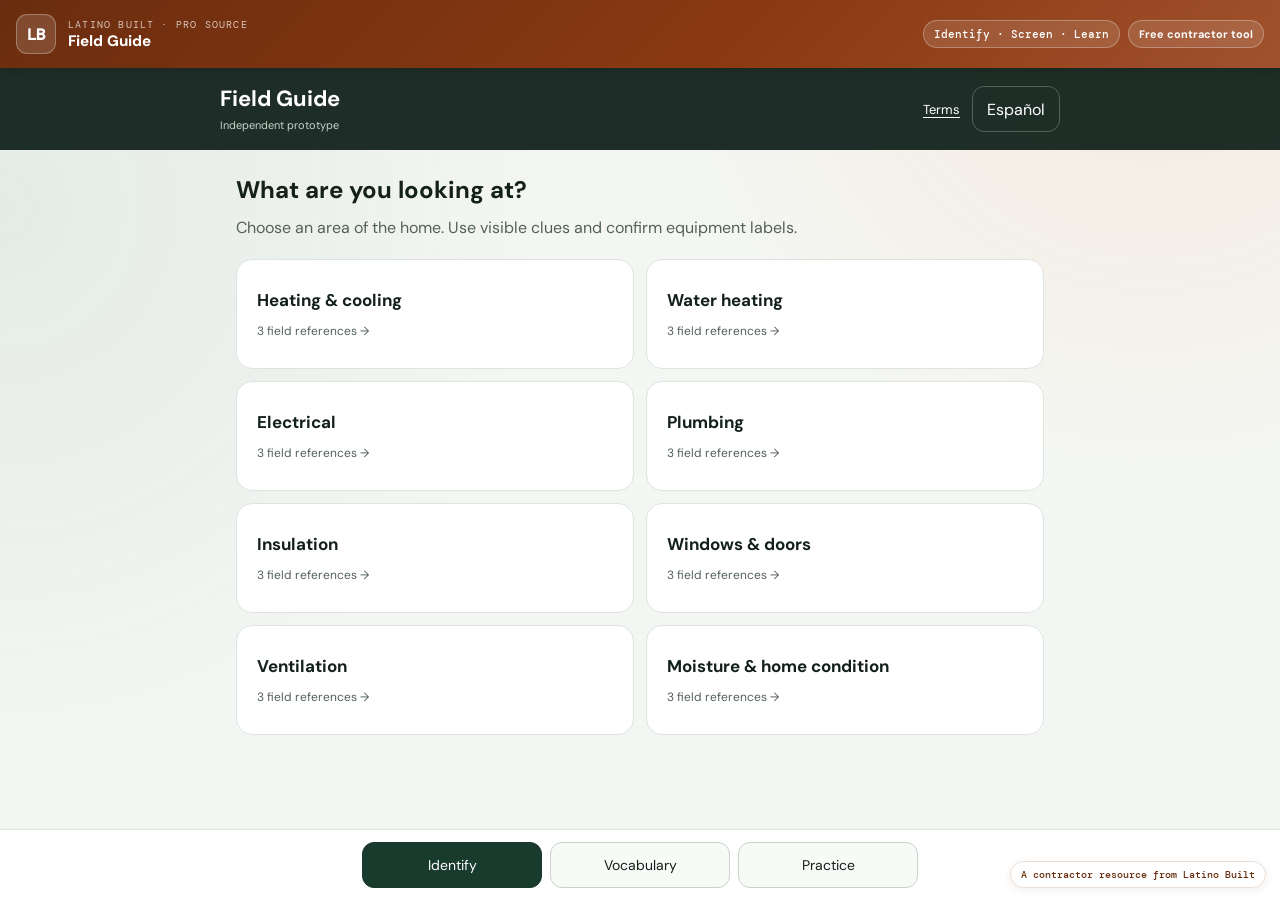
<file: pro-source.html>
<!DOCTYPE html>
<html lang="en">
<head>
<meta charset="UTF-8">
<meta name="viewport" content="width=device-width, initial-scale=1.0, viewport-fit=cover">
<title>Latino Built Pro Source — Field Guide</title>
<link href="https://fonts.googleapis.com/css2?family=DM+Sans:wght@400;500;600;700;800&family=DM+Mono:wght@400;500&display=swap" rel="stylesheet">
<style>
:root{--brand:#6B2D0F;--brand-mid:#8B3A12;--brand-light:#A0522D;--accent:#E87A2A;--bg:#F7F3EF;--surface:#fff;--border:#E8DDD4;--text:#1C1209}
*{box-sizing:border-box}html,body{margin:0;height:100%;font-family:'DM Sans',sans-serif;background:var(--bg);color:var(--text)}body{display:flex;flex-direction:column;overflow:hidden}
.probar{height:68px;flex:0 0 68px;background:linear-gradient(135deg,var(--brand),var(--brand-mid) 60%,var(--brand-light));color:#fff;display:flex;align-items:center;gap:12px;padding:0 16px;box-shadow:0 2px 12px rgba(0,0,0,.18);z-index:10}.mark{width:40px;height:40px;border-radius:11px;border:1px solid rgba(255,255,255,.28);background:rgba(255,255,255,.14);display:grid;place-items:center;font-weight:800;font-family:'DM Mono',monospace;letter-spacing:-.06em}.brand{min-width:0}.eyebrow{font-family:'DM Mono',monospace;font-size:.62rem;letter-spacing:.12em;text-transform:uppercase;opacity:.72}.title{font-size:.95rem;font-weight:800;white-space:nowrap;overflow:hidden;text-overflow:ellipsis}.right{margin-left:auto;display:flex;align-items:center;gap:8px}.badge,.note{border:1px solid rgba(255,255,255,.28);background:rgba(255,255,255,.12);border-radius:999px;padding:6px 10px;font-size:.68rem;font-weight:700;white-space:nowrap}.note{font-family:'DM Mono',monospace;font-weight:500}
.frame{position:relative;flex:1;min-height:0;background:#fff}.frame iframe{width:100%;height:100%;border:0;display:block;background:#fff}.watermark{position:absolute;right:14px;bottom:12px;z-index:5;pointer-events:none;background:rgba(255,255,255,.92);border:1px solid var(--border);border-radius:999px;padding:6px 10px;font-family:'DM Mono',monospace;font-size:.62rem;font-weight:500;color:var(--brand);box-shadow:0 2px 8px rgba(107,45,15,.08)}
@media(max-width:760px){.probar{height:60px;flex-basis:60px;padding:0 10px;gap:9px}.mark{width:34px;height:34px;border-radius:9px}.title{font-size:.82rem}.eyebrow{font-size:.55rem}.badge,.note{display:none}.watermark{right:8px;bottom:8px;font-size:.54rem;padding:5px 8px}}
</style>
</head>
<body>
<header class="probar">
  <div class="mark">LB</div>
  <div class="brand">
    <div class="eyebrow">Latino Built · Pro Source</div>
    <div class="title">Field Guide</div>
  </div>
  <div class="right">
    <div class="note">Identify · Screen · Learn</div>
    <div class="badge">Free contractor tool</div>
  </div>
</header>
<main class="frame">
  <iframe id="tool" src="index.html" title="Field Guide"></iframe>
  <div class="watermark">A contractor resource from Latino Built</div>
</main>
<script>
const frame=document.getElementById('tool');
frame.addEventListener('load',()=>{
  try{
    const doc=frame.contentDocument;
    const qualify=doc.getElementById('screen-qualify');
    if(qualify&&!doc.getElementById('lb-program-note')){
      const n=doc.createElement('div');n.id='lb-program-note';
      n.innerHTML='<strong>Field screening note:</strong> Incentive programs and dollar amounts can change. Use this section to identify possible opportunities, then confirm current eligibility and amounts before quoting a customer.';
      n.style.cssText='max-width:640px;margin:14px auto 0;padding:11px 13px;border:1.5px solid #E8DDD4;border-left:4px solid #E87A2A;border-radius:10px;background:#FDF8F4;color:#5C4033;font:600 12px/1.5 DM Sans,sans-serif;';
      qualify.insertBefore(n,qualify.firstChild);
    }
    const home=doc.getElementById('screen-home');
    if(home&&!doc.getElementById('lb-field-purpose')){
      const p=doc.createElement('div');p.id='lb-field-purpose';
      p.textContent='Built for quick on-site reference: identify common systems, screen upgrade opportunities, and sharpen field knowledge.';
      p.style.cssText='margin:0 0 14px;padding:10px 12px;border-radius:10px;background:#fff;border:1.5px solid #E8DDD4;color:#5C4033;font:600 12px/1.5 DM Sans,sans-serif;';
      const target=home.querySelector('.home-sub');if(target)target.insertAdjacentElement('afterend',p);
    }
  }catch(e){}
});
</script>
</body>
</html>
</file>
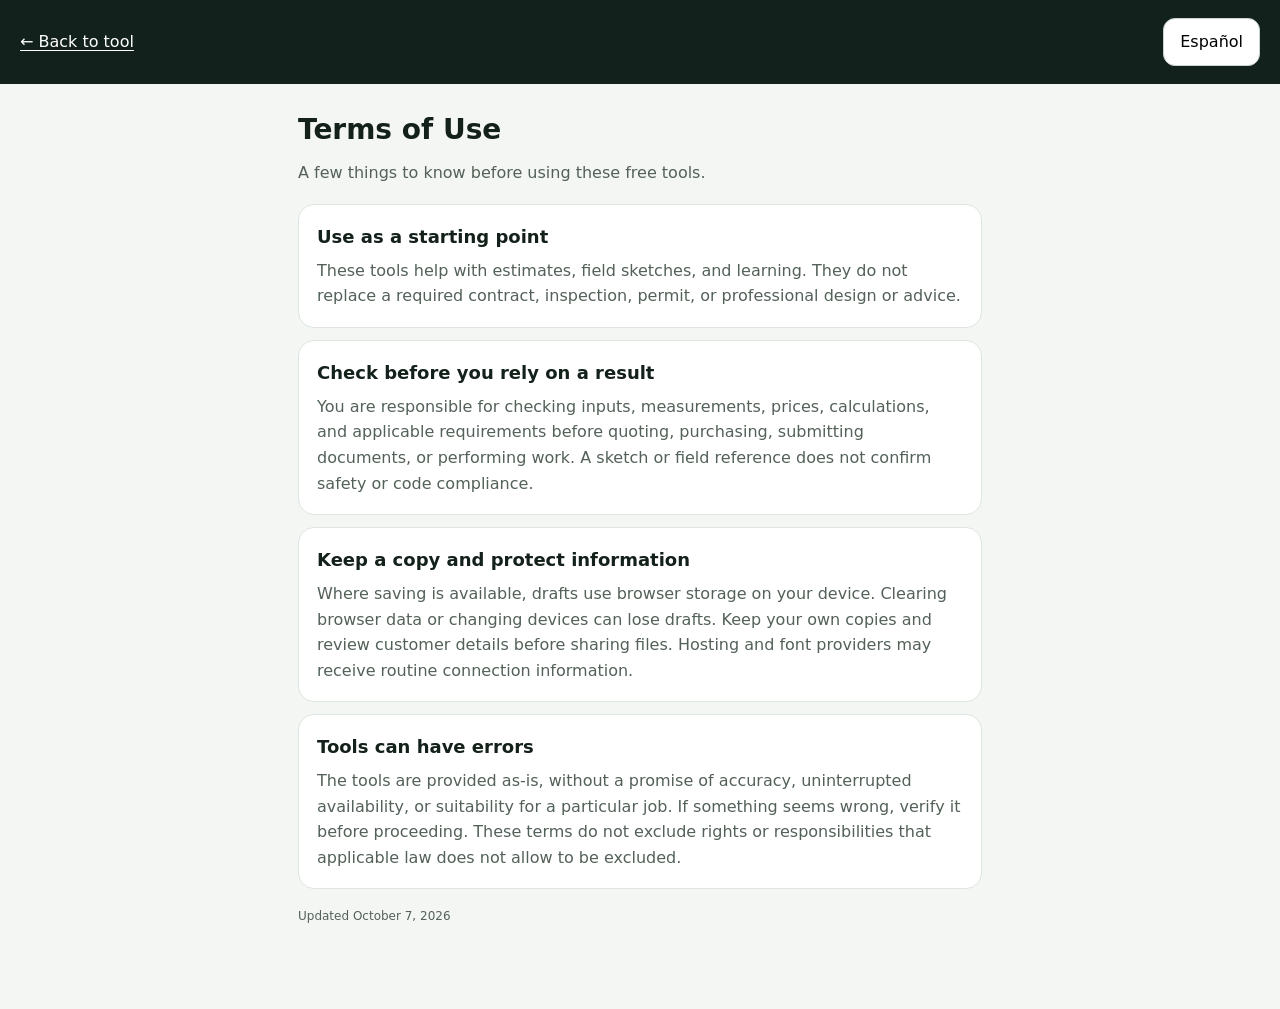
<file: terms.html>
<!doctype html>
<html lang="en"><head><meta charset="utf-8"><meta name="viewport" content="width=device-width,initial-scale=1"><title>Terms of Use</title>
<style>*{box-sizing:border-box}body{margin:0;background:#F4F6F3;color:#14211B;font:16px system-ui,sans-serif;line-height:1.6}header{background:#12211B;color:white;padding:18px 20px;display:flex;align-items:center;justify-content:space-between;gap:16px}header a{color:white}button{font:inherit;background:white;border:1px solid #C8D3CA;border-radius:12px;padding:10px 16px;min-height:44px;cursor:pointer}main{max-width:720px;margin:24px auto;padding:0 18px 40px}h1{font-size:28px;margin:0 0 8px}h2{font-size:18px;margin:0 0 6px}section{background:white;border:1px solid #DEE5DF;border-radius:16px;padding:18px;margin:12px 0}p{margin:0;color:#536158}.intro{margin-bottom:18px}.date{font-size:12px;margin:18px 0}a{color:#193B2D;text-underline-offset:3px}a:focus-visible,button:focus-visible{outline:3px solid #FFB36B;outline-offset:4px}@media print{header button{display:none}body{background:white}section{break-inside:avoid}}</style></head>
<body><header><a href="./index.html" data-en="← Back to tool" data-es="← Volver a la herramienta">← Back to tool</a><button id="language" onclick="toggleLanguage()">Español</button></header><main>
<h1 data-en="Terms of Use" data-es="Condiciones de uso">Terms of Use</h1>
<p class="intro" data-en="A few things to know before using these free tools." data-es="Algunas cosas que debe saber antes de usar estas herramientas gratuitas.">A few things to know before using these free tools.</p>
<section><h2 data-en="Use as a starting point" data-es="Úselas como punto de partida">Use as a starting point</h2><p data-en="These tools help with estimates, field sketches, and learning. They do not replace a required contract, inspection, permit, or professional design or advice." data-es="Estas herramientas ayudan con presupuestos, croquis de campo y aprendizaje. No sustituyen un contrato, inspección, permiso, diseño o asesoramiento profesional requerido.">These tools help with estimates, field sketches, and learning. They do not replace a required contract, inspection, permit, or professional design or advice.</p></section>
<section><h2 data-en="Check before you rely on a result" data-es="Verifique antes de usar un resultado">Check before you rely on a result</h2><p data-en="You are responsible for checking inputs, measurements, prices, calculations, and applicable requirements before quoting, purchasing, submitting documents, or performing work. A sketch or field reference does not confirm safety or code compliance." data-es="Usted es responsable de verificar datos, medidas, precios, cálculos y requisitos aplicables antes de cotizar, comprar, presentar documentos o realizar trabajos. Un croquis o una referencia de campo no confirma seguridad ni cumplimiento de normas.">You are responsible for checking inputs, measurements, prices, calculations, and applicable requirements before quoting, purchasing, submitting documents, or performing work. A sketch or field reference does not confirm safety or code compliance.</p></section>
<section><h2 data-en="Keep a copy and protect information" data-es="Guarde una copia y proteja la información">Keep a copy and protect information</h2><p data-en="Where saving is available, drafts use browser storage on your device. Clearing browser data or changing devices can lose drafts. Keep your own copies and review customer details before sharing files. Hosting and font providers may receive routine connection information." data-es="Cuando se permite guardar, los borradores usan el almacenamiento del navegador en su dispositivo. Borrar datos del navegador o cambiar de dispositivo puede eliminar borradores. Guarde sus propias copias y revise los datos del cliente antes de compartir archivos. Los proveedores de alojamiento y fuentes pueden recibir información rutinaria de conexión.">Where saving is available, drafts use browser storage on your device. Clearing browser data or changing devices can lose drafts. Keep your own copies and review customer details before sharing files. Hosting and font providers may receive routine connection information.</p></section>
<section><h2 data-en="Tools can have errors" data-es="Las herramientas pueden tener errores">Tools can have errors</h2><p data-en="The tools are provided as-is, without a promise of accuracy, uninterrupted availability, or suitability for a particular job. If something seems wrong, verify it before proceeding. These terms do not exclude rights or responsibilities that applicable law does not allow to be excluded." data-es="Las herramientas se proporcionan tal como están, sin promesa de exactitud, disponibilidad continua ni idoneidad para un trabajo específico. Si algo parece incorrecto, verifíquelo antes de continuar. Estas condiciones no excluyen derechos ni responsabilidades que la ley aplicable no permite excluir.">The tools are provided as-is, without a promise of accuracy, uninterrupted availability, or suitability for a particular job. If something seems wrong, verify it before proceeding. These terms do not exclude rights or responsibilities that applicable law does not allow to be excluded.</p></section>
<p class="date" data-en="Updated October 7, 2026" data-es="Actualizado el 7 de octubre de 2026">Updated October 7, 2026</p>
</main><script>let lang='en';function toggleLanguage(){lang=lang==='en'?'es':'en';document.documentElement.lang=lang;document.title=lang==='es'?'Condiciones de uso':'Terms of Use';document.querySelectorAll('[data-en]').forEach(el=>el.textContent=el.getAttribute('data-'+lang));document.getElementById('language').textContent=lang==='es'?'English':'Español'}</script></body></html>
</file>
<file: enhance.css>
*{box-sizing:border-box}html{color-scheme:light}body{margin:0;background:radial-gradient(circle at 90% -10%,rgba(255,122,26,.10),transparent 480px),radial-gradient(circle at 0% 18%,rgba(38,104,75,.08),transparent 544px),#F4F6F3;color:#14211B;font:16px 'DM Sans',sans-serif}header{background:rgba(18,33,27,.94);color:white;display:flex;align-items:center;gap:12px;padding:16px max(16px,calc((100vw - 840px)/2));}h1{font-size:22px;margin:0}header small{font-size:11px;color:#c8d3ca}.mark{background:linear-gradient(145deg,#FF933F,#F16600);border-radius:12px;padding:12px;font-weight:700;color:#12211B}header button{margin-left:auto;background:transparent;border-color:#536158;color:white}main{max-width:840px;margin:auto;padding:24px 16px 110px}h2{font-size:24px;margin:0 0 10px}h3{font-size:18px;margin:0 0 8px}p{color:#536158;line-height:1.6;margin:10px 0 18px}.grid{display:grid;grid-template-columns:1fr 1fr;gap:12px}.card{background:#fff;border:1px solid #DEE5DF;border-radius:16px;padding:20px;margin:0 0 12px}.choice{text-align:left;font-weight:700;font-size:17px;min-height:110px;margin:0}.choice span{display:block;color:#536158;font-size:12px;font-weight:400;margin-top:12px}button,input,select{font:inherit;border:1px solid #C8D3CA;border-radius:12px;min-height:46px;padding:11px 14px;max-width:100%}button{cursor:pointer;background:#F8FAF8;color:#14211B}button:hover{border-color:#FF7A1A}button:focus-visible,input:focus-visible,select:focus-visible{outline:3px solid #FFB36B;outline-offset:3px}button:disabled{opacity:.6;cursor:default}.primary{background:#FF7A1A;border-color:#FF7A1A;color:#12211B;font-weight:700;margin-top:16px}.back{margin-bottom:20px}.translation{font-family:'DM Mono',monospace;font-size:13px;color:#536158}nav{position:fixed;bottom:0;width:100%;display:flex;justify-content:center;gap:8px;background:#fff;border-top:1px solid #DEE5DF;padding:12px 12px calc(12px + env(safe-area-inset-bottom))}nav button{width:180px;font-size:14px}nav button[aria-current=page],button[aria-pressed=true]{background:#193B2D;color:white;border-color:#193B2D}.controls{display:flex;gap:8px;margin-bottom:18px}label{display:block;font-weight:600;font-size:13px;margin:14px 0 7px}input,select{width:100%;background:white}#word-count{font-family:'DM Mono',monospace;font-size:12px;margin:20px 0 12px;color:#536158}.word{display:grid;grid-template-columns:1fr 1fr;gap:18px}.word small{font-family:'DM Mono',monospace;color:#849087;font-size:10px}.word h3{margin-top:7px;overflow-wrap:anywhere}.answers{display:grid;gap:10px}.answers button{text-align:left}#feedback{color:#193B2D;line-height:1.6;margin-top:18px}@media(max-width:480px){header{padding:14px 12px;gap:9px}h1{font-size:20px}.mark{padding:10px}header button{font-size:13px;padding:9px}main{padding:22px 12px 110px}.card{padding:16px}.choice{font-size:15px}.grid{gap:10px}.word{gap:12px}.word h3{font-size:16px}nav button{padding:10px 8px}}@media(prefers-reduced-motion:reduce){*{scroll-behavior:auto}}@media print{header{background:white;color:#14211B}header small{color:#536158}nav,header button,.back,.controls{display:none}main{padding:20px}.card{break-inside:avoid}body{background:white}}
/* Neutral identity for independent review. */
.topbar-icon,.mark{display:none!important}

#terms-link{margin-left:auto;color:white;font-size:13px;min-height:44px;display:flex;align-items:center;text-underline-offset:3px}header #language{margin-left:0}
</file>
